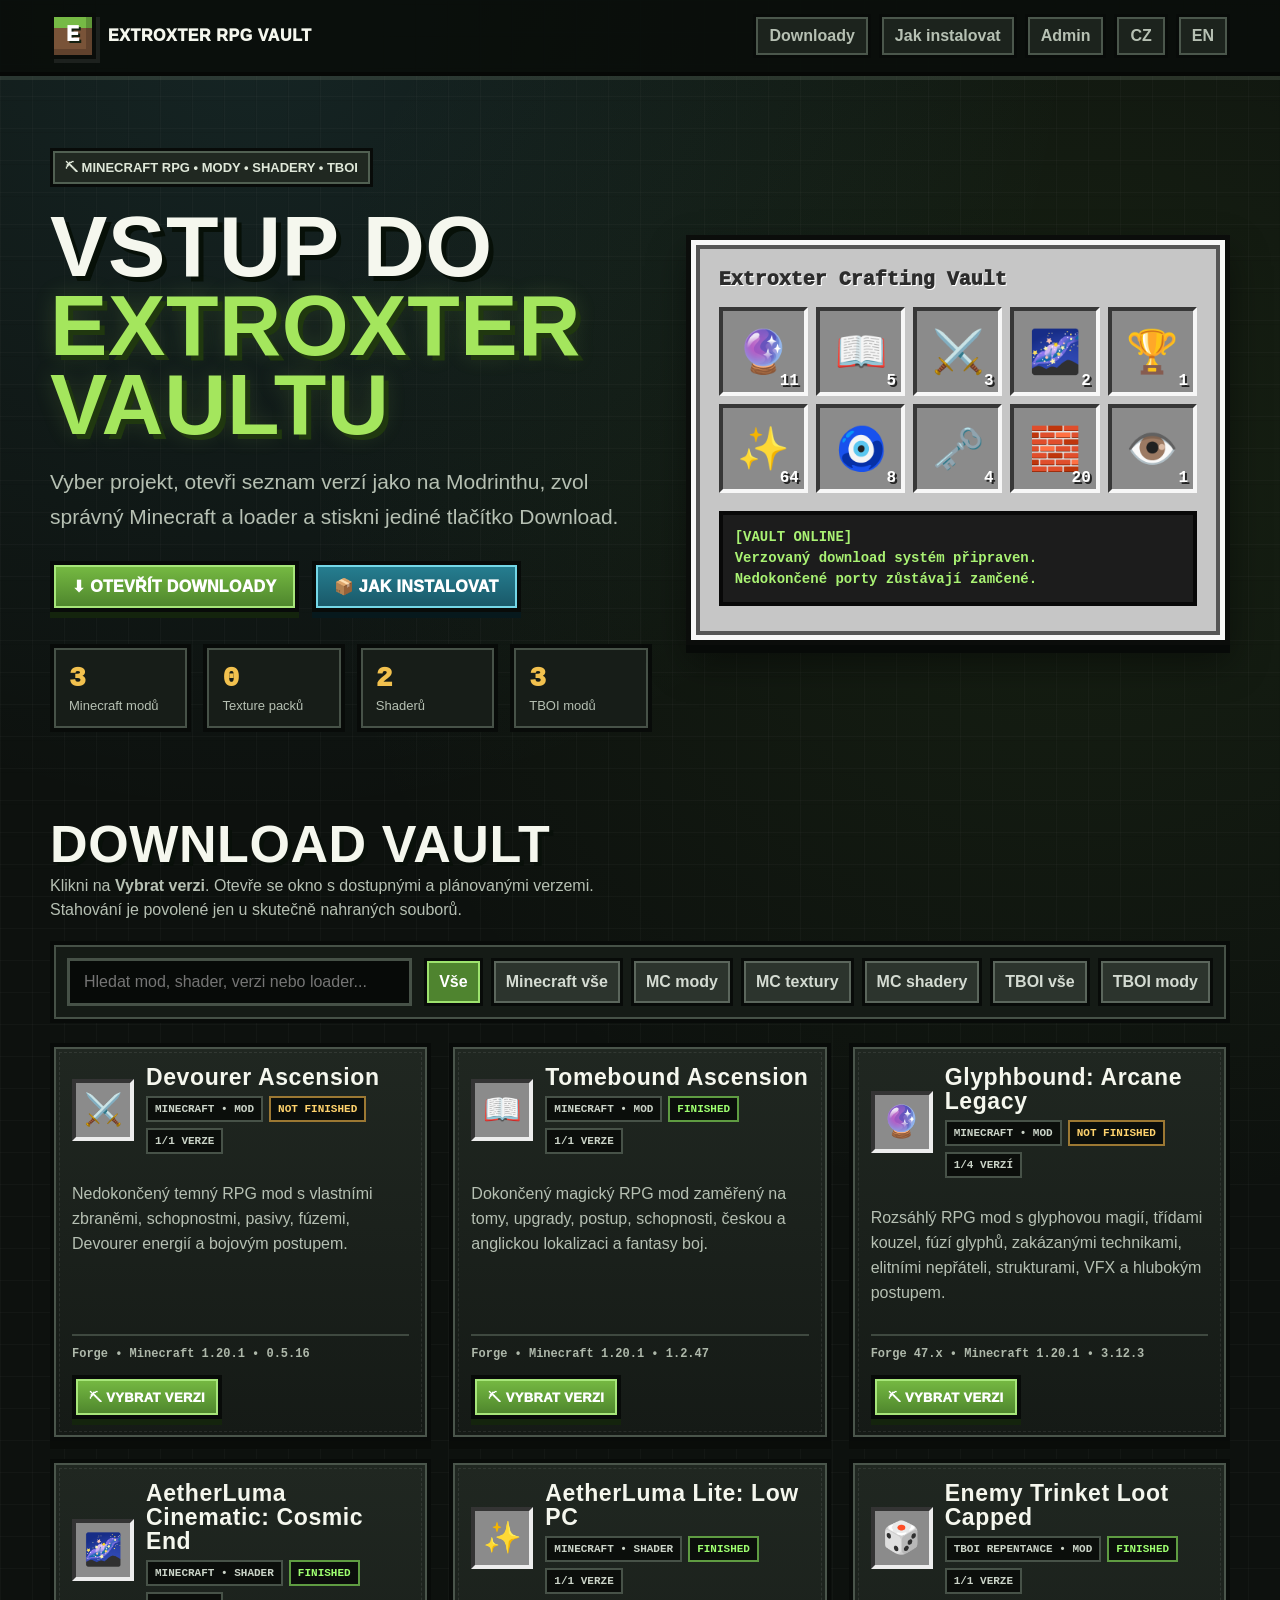
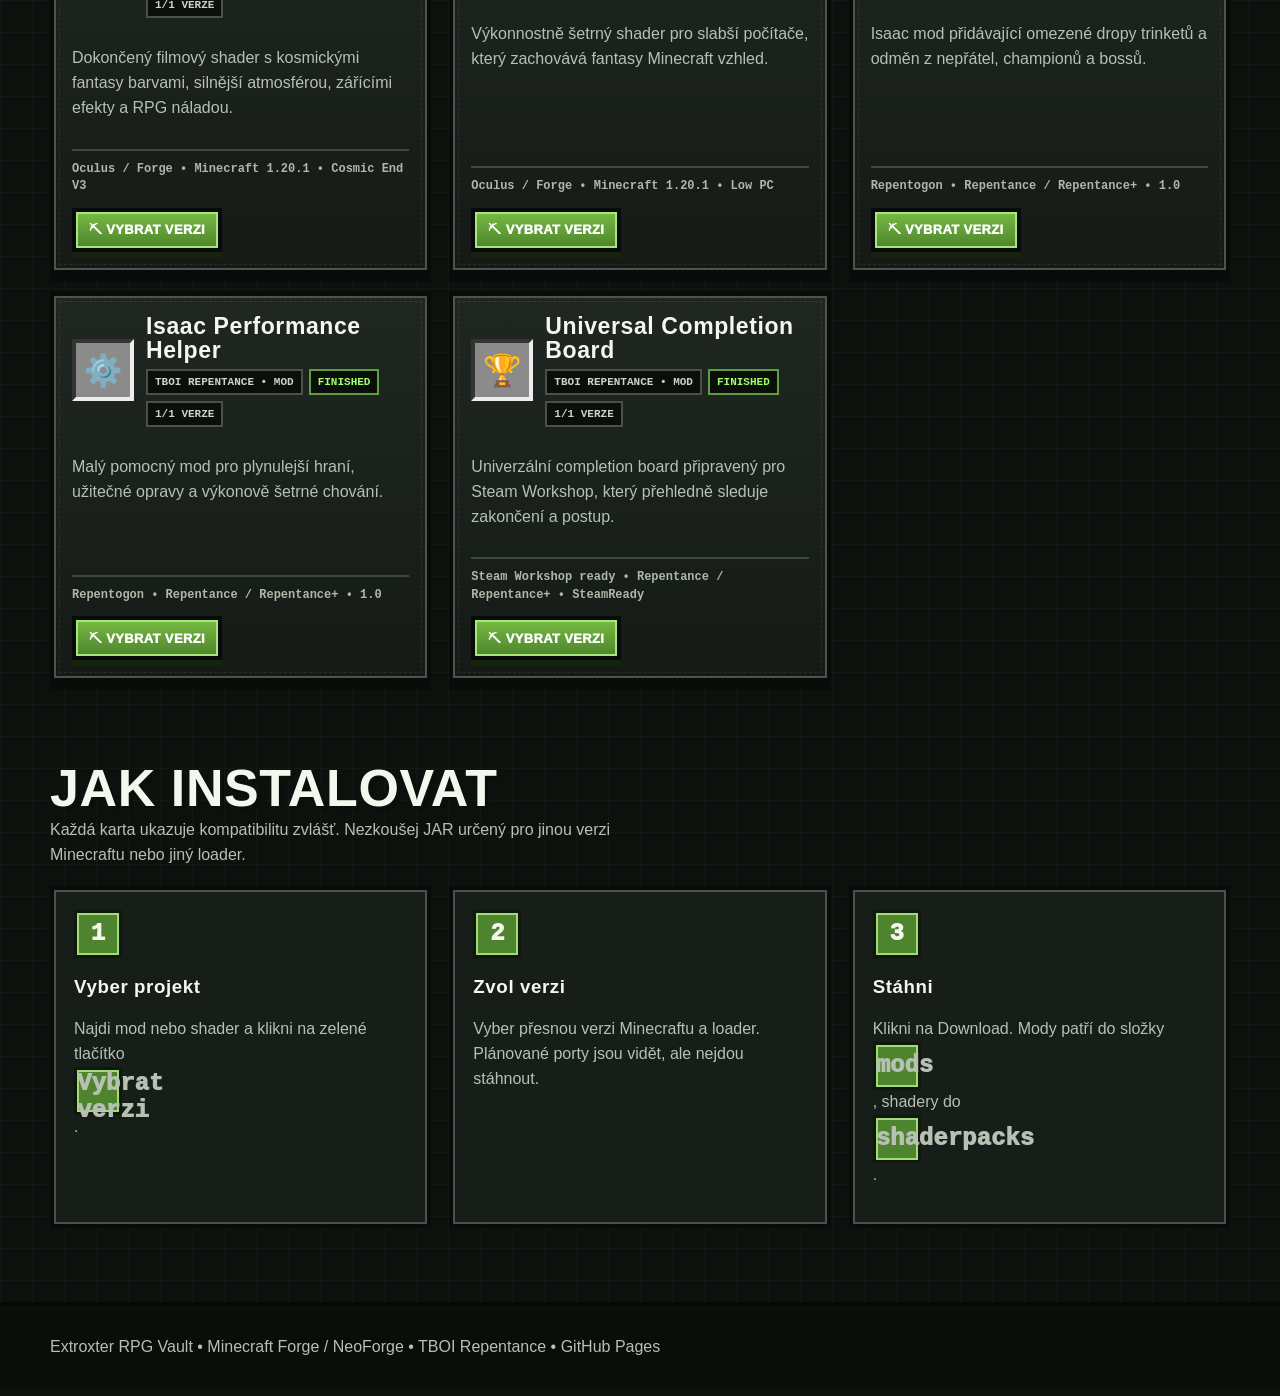
<file: index.html>
<!doctype html>
<html lang="cs">
<head>
  <meta charset="utf-8" />
  <meta name="viewport" content="width=device-width, initial-scale=1" />
  <title>Extroxter RPG Vault</title>
  <meta name="description" content="Minecraft RPG mody, shadery a The Binding of Isaac projekty od Extroxter CZ." />
  <meta name="theme-color" content="#4f842f" />
  <link rel="stylesheet" href="assets/minecraft-vault.css" />
</head>
<body>
  <header class="topbar">
    <div class="wrap nav">
      <a class="brand" href="#top"><span class="logo-cube" aria-hidden="true"></span><span>Extroxter RPG Vault</span></a>
      <nav class="navlinks" aria-label="Hlavní navigace">
        <a href="#downloads">Downloady</a>
        <a href="#how">Jak instalovat</a>
        <a href="admin.html">Admin</a>
        <a href="index.html" aria-current="page">CZ</a>
        <a href="en.html">EN</a>
      </nav>
    </div>
  </header>

  <main id="top">
    <section class="hero wrap">
      <div class="hero-grid">
        <div>
          <span class="eyebrow">⛏ Minecraft RPG • Mody • Shadery • TBOI</span>
          <h1>Vstup do <span class="block-gradient">Extroxter Vaultu</span></h1>
          <p class="lead">Vyber projekt, otevři seznam verzí jako na Modrinthu, zvol správný Minecraft a loader a stiskni jediné tlačítko Download.</p>
          <div class="actions">
            <a class="mc-button primary" href="#downloads">⬇ Otevřít downloady</a>
            <a class="mc-button secondary" href="#how">📦 Jak instalovat</a>
          </div>
          <div class="stats" aria-label="Počty projektů">
            <div class="stat"><b id="countMods">0</b><span>Minecraft modů</span></div>
            <div class="stat"><b id="countTextures">0</b><span>Texture packů</span></div>
            <div class="stat"><b id="countShaders">0</b><span>Shaderů</span></div>
            <div class="stat"><b id="countTboi">0</b><span>TBOI modů</span></div>
          </div>
        </div>

        <div class="crafting-window" aria-label="Minecraft inventář projektů">
          <div class="crafting-title">Extroxter Crafting Vault</div>
          <div class="inventory-grid">
            <div class="slot" data-count="11">🔮</div>
            <div class="slot" data-count="5">📖</div>
            <div class="slot" data-count="3">⚔️</div>
            <div class="slot" data-count="2">🌌</div>
            <div class="slot" data-count="1">🏆</div>
            <div class="slot" data-count="64">✨</div>
            <div class="slot" data-count="8">🧿</div>
            <div class="slot" data-count="4">🗝️</div>
            <div class="slot" data-count="20">🧱</div>
            <div class="slot" data-count="1">👁️</div>
          </div>
          <div class="preview-status">[VAULT ONLINE]<br>Verzovaný download systém připraven.<br>Nedokončené porty zůstávají zamčené.</div>
        </div>
      </div>
    </section>

    <section id="downloads" class="wrap">
      <div class="section-title">
        <div>
          <h2>Download Vault</h2>
          <p>Klikni na <b>Vybrat verzi</b>. Otevře se okno s dostupnými a plánovanými verzemi. Stahování je povolené jen u skutečně nahraných souborů.</p>
        </div>
      </div>
      <div class="toolbar">
        <input id="search" class="search" type="search" autocomplete="off" placeholder="Hledat mod, shader, verzi nebo loader..." aria-label="Hledat projekty" />
        <div class="tabs" id="tabs" aria-label="Filtry"></div>
      </div>
      <div id="cards" class="grid" aria-live="polite"></div>
    </section>

    <section id="how" class="wrap">
      <div class="section-title">
        <div>
          <h2>Jak instalovat</h2>
          <p>Každá karta ukazuje kompatibilitu zvlášť. Nezkoušej JAR určený pro jinou verzi Minecraftu nebo jiný loader.</p>
        </div>
      </div>
      <div class="guide">
        <div class="step"><b>1</b><h3>Vyber projekt</h3><p>Najdi mod nebo shader a klikni na zelené tlačítko <b>Vybrat verzi</b>.</p></div>
        <div class="step"><b>2</b><h3>Zvol verzi</h3><p>Vyber přesnou verzi Minecraftu a loader. Plánované porty jsou vidět, ale nejdou stáhnout.</p></div>
        <div class="step"><b>3</b><h3>Stáhni</h3><p>Klikni na Download. Mody patří do složky <b>mods</b>, shadery do <b>shaderpacks</b>.</p></div>
      </div>
    </section>
  </main>

  <footer>
    <div class="wrap">Extroxter RPG Vault • Minecraft Forge / NeoForge • TBOI Repentance • GitHub Pages</div>
  </footer>

  <div id="versionModal" class="modal-backdrop" role="dialog" aria-modal="true" aria-hidden="true" aria-labelledby="modalTitle">
    <div class="version-modal">
      <div class="modal-top">
        <div><h3 id="modalTitle">Vyber verzi</h3><p id="modalSubtitle"></p></div>
        <button id="closeModal" class="modal-close" type="button" aria-label="Zavřít">×</button>
      </div>
      <div id="versionList" class="version-list" role="radiogroup"></div>
      <div class="modal-actions">
        <button id="cancelModal" class="mc-button" type="button">Zavřít</button>
        <button id="downloadSelected" class="mc-button primary" type="button" disabled>Stáhnout</button>
      </div>
    </div>
  </div>

  <script src="assets/vault.js" defer></script>
</body>
</html>
</file>
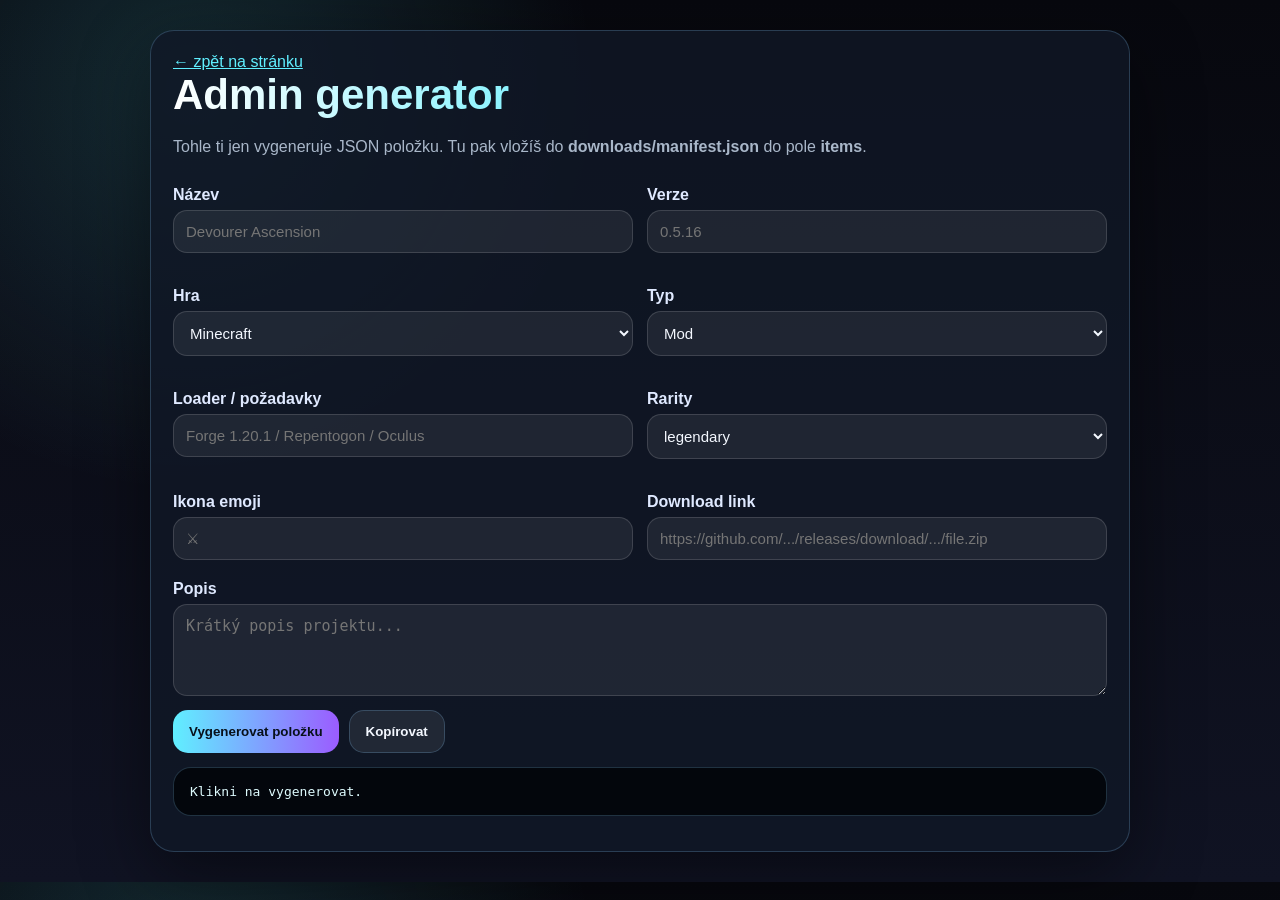
<file: admin.html>
<!doctype html>
<html lang="cs">
<head>
<meta charset="utf-8" />
<meta name="viewport" content="width=device-width, initial-scale=1" />
<title>Extroxter Vault Admin Generator</title>
<style>
:root{--bg:#07080e;--panel:#111827;--line:rgba(135,205,255,.22);--text:#f4f8ff;--muted:#a9b7c9;--cyan:#60efff;--gold:#ffd166;--purple:#9b5cff}*{box-sizing:border-box}body{margin:0;background:radial-gradient(circle at 15% 10%,rgba(96,239,255,.15),transparent 30%),linear-gradient(180deg,#07080e,#101323);font-family:Segoe UI,Arial,sans-serif;color:var(--text)}.wrap{width:min(980px,calc(100% - 30px));margin:0 auto;padding:30px 0}.panel{background:rgba(17,24,39,.82);border:1px solid var(--line);border-radius:24px;padding:22px;box-shadow:0 22px 70px rgba(0,0,0,.45)}h1{font-size:42px;margin:0 0 10px;background:linear-gradient(90deg,#fff,var(--cyan),var(--gold));-webkit-background-clip:text;color:transparent}.lead{color:var(--muted);line-height:1.55}.grid{display:grid;grid-template-columns:1fr 1fr;gap:14px}.field{display:flex;flex-direction:column;gap:6px;margin:10px 0}.field label{font-weight:800;color:#dfe9ff}.field input,.field textarea,.field select{background:rgba(255,255,255,.07);border:1px solid rgba(255,255,255,.14);border-radius:14px;color:var(--text);padding:12px;font-size:15px}.field textarea{min-height:92px}.btn{border:0;border-radius:15px;padding:13px 16px;font-weight:900;background:linear-gradient(90deg,var(--cyan),var(--purple));color:#07101a;cursor:pointer}.ghost{background:rgba(255,255,255,.08);color:var(--text);border:1px solid var(--line)}pre{white-space:pre-wrap;word-break:break-word;background:#03060c;border:1px solid var(--line);border-radius:18px;padding:16px;color:#dffcff}.actions{display:flex;gap:10px;flex-wrap:wrap;margin:14px 0}@media(max-width:760px){.grid{grid-template-columns:1fr}}</style>
</head>
<body>
<div class="wrap">
  <div class="panel">
    <a href="index.html" style="color:var(--cyan)">← zpět na stránku</a>
    <h1>Admin generator</h1>
    <p class="lead">Tohle ti jen vygeneruje JSON položku. Tu pak vložíš do <b>downloads/manifest.json</b> do pole <b>items</b>.</p>
    <div class="grid">
      <div class="field"><label>Název</label><input id="name" placeholder="Devourer Ascension" /></div>
      <div class="field"><label>Verze</label><input id="version" placeholder="0.5.16" /></div>
      <div class="field"><label>Hra</label><select id="game"><option value="minecraft">Minecraft</option><option value="tboi">The Binding of Isaac: Repentance</option></select></div>
      <div class="field"><label>Typ</label><select id="type"><option value="mod">Mod</option><option value="texture">Texture Pack</option><option value="shader">Shader</option></select></div>
      <div class="field"><label>Loader / požadavky</label><input id="loader" placeholder="Forge 1.20.1 / Repentogon / Oculus" /></div>
      <div class="field"><label>Rarity</label><select id="rarity"><option>legendary</option><option>epic</option><option>rare</option><option>common</option></select></div>
      <div class="field"><label>Ikona emoji</label><input id="icon" placeholder="⚔" /></div>
      <div class="field"><label>Download link</label><input id="file" placeholder="https://github.com/.../releases/download/.../file.zip" /></div>
    </div>
    <div class="field"><label>Popis</label><textarea id="description" placeholder="Krátký popis projektu..."></textarea></div>
    <div class="actions"><button class="btn" onclick="generate()">Vygenerovat položku</button><button class="btn ghost" onclick="copyOut()">Kopírovat</button></div>
    <pre id="out">Klikni na vygenerovat.</pre>
  </div>
</div>
<script>
function val(id){return document.getElementById(id).value.trim()}
function generate(){
 const item={name:val('name')||'Unnamed Project',game:val('game'),type:val('type'),version:val('version')||'1.0',rarity:val('rarity')||'common',icon:val('icon')||'📦',loader:val('loader'),description:val('description'),file:val('file')||'#'};
 document.getElementById('out').textContent=JSON.stringify(item,null,2)+',';
}
function copyOut(){navigator.clipboard.writeText(document.getElementById('out').textContent)}
</script>
</body>
</html>
</file>
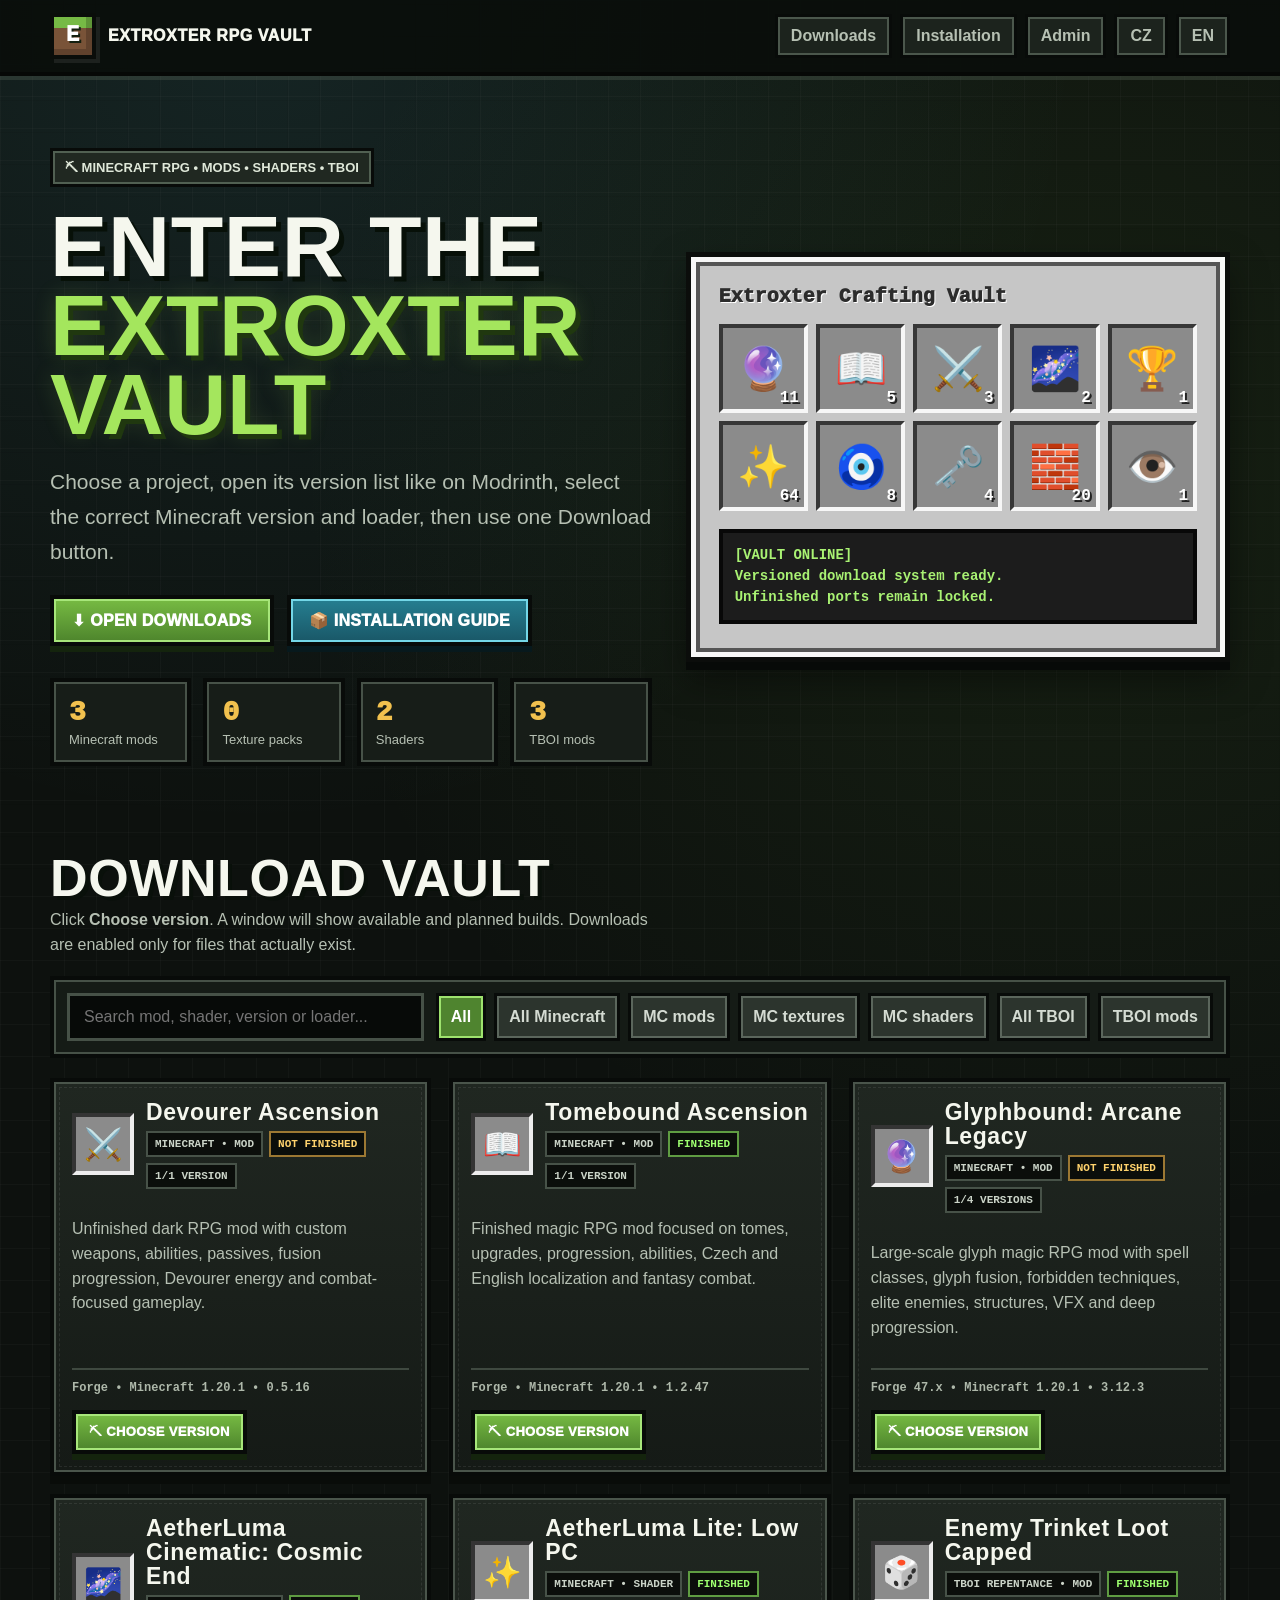
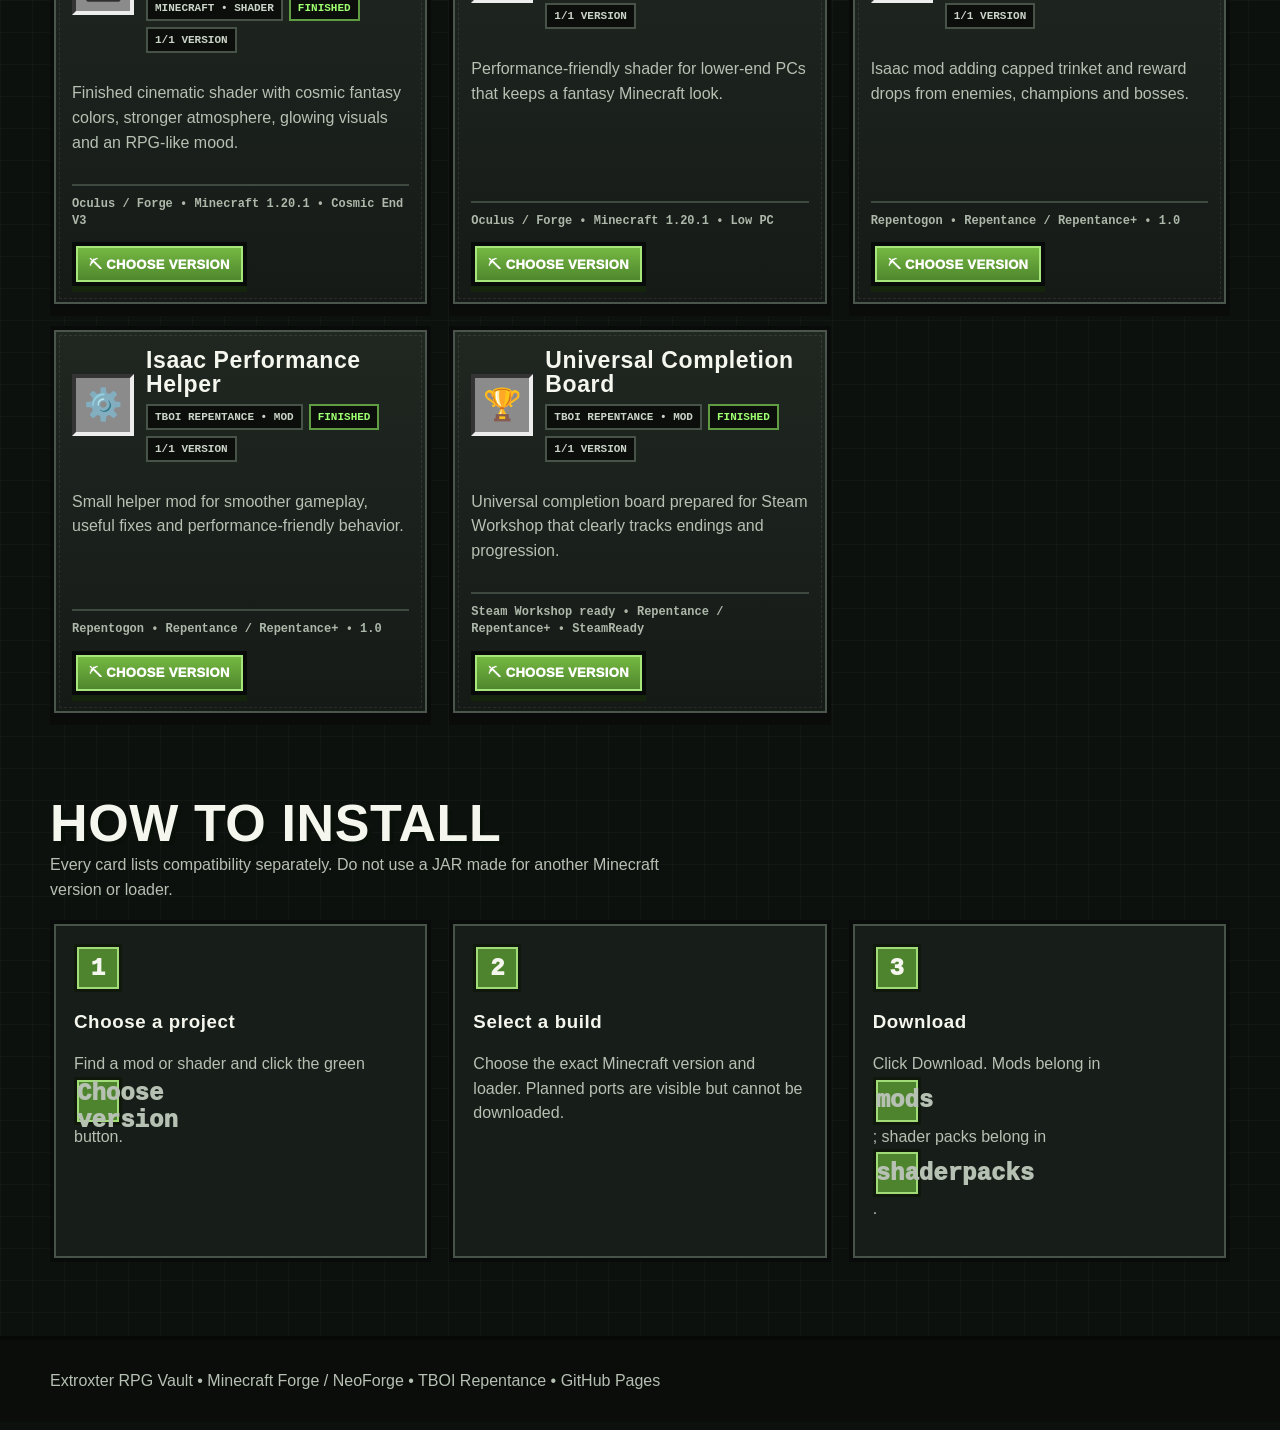
<file: en.html>
<!doctype html>
<html lang="en">
<head>
  <meta charset="utf-8" />
  <meta name="viewport" content="width=device-width, initial-scale=1" />
  <title>Extroxter RPG Vault</title>
  <meta name="description" content="Minecraft RPG mods, shaders and The Binding of Isaac projects by Extroxter CZ." />
  <meta name="theme-color" content="#4f842f" />
  <link rel="stylesheet" href="assets/minecraft-vault.css" />
</head>
<body>
  <header class="topbar">
    <div class="wrap nav">
      <a class="brand" href="#top"><span class="logo-cube" aria-hidden="true"></span><span>Extroxter RPG Vault</span></a>
      <nav class="navlinks" aria-label="Main navigation">
        <a href="#downloads">Downloads</a>
        <a href="#how">Installation</a>
        <a href="admin.html">Admin</a>
        <a href="index.html">CZ</a>
        <a href="en.html" aria-current="page">EN</a>
      </nav>
    </div>
  </header>

  <main id="top">
    <section class="hero wrap">
      <div class="hero-grid">
        <div>
          <span class="eyebrow">⛏ Minecraft RPG • Mods • Shaders • TBOI</span>
          <h1>Enter the <span class="block-gradient">Extroxter Vault</span></h1>
          <p class="lead">Choose a project, open its version list like on Modrinth, select the correct Minecraft version and loader, then use one Download button.</p>
          <div class="actions">
            <a class="mc-button primary" href="#downloads">⬇ Open downloads</a>
            <a class="mc-button secondary" href="#how">📦 Installation guide</a>
          </div>
          <div class="stats" aria-label="Project counts">
            <div class="stat"><b id="countMods">0</b><span>Minecraft mods</span></div>
            <div class="stat"><b id="countTextures">0</b><span>Texture packs</span></div>
            <div class="stat"><b id="countShaders">0</b><span>Shaders</span></div>
            <div class="stat"><b id="countTboi">0</b><span>TBOI mods</span></div>
          </div>
        </div>

        <div class="crafting-window" aria-label="Minecraft project inventory">
          <div class="crafting-title">Extroxter Crafting Vault</div>
          <div class="inventory-grid">
            <div class="slot" data-count="11">🔮</div>
            <div class="slot" data-count="5">📖</div>
            <div class="slot" data-count="3">⚔️</div>
            <div class="slot" data-count="2">🌌</div>
            <div class="slot" data-count="1">🏆</div>
            <div class="slot" data-count="64">✨</div>
            <div class="slot" data-count="8">🧿</div>
            <div class="slot" data-count="4">🗝️</div>
            <div class="slot" data-count="20">🧱</div>
            <div class="slot" data-count="1">👁️</div>
          </div>
          <div class="preview-status">[VAULT ONLINE]<br>Versioned download system ready.<br>Unfinished ports remain locked.</div>
        </div>
      </div>
    </section>

    <section id="downloads" class="wrap">
      <div class="section-title">
        <div>
          <h2>Download Vault</h2>
          <p>Click <b>Choose version</b>. A window will show available and planned builds. Downloads are enabled only for files that actually exist.</p>
        </div>
      </div>
      <div class="toolbar">
        <input id="search" class="search" type="search" autocomplete="off" placeholder="Search mod, shader, version or loader..." aria-label="Search projects" />
        <div class="tabs" id="tabs" aria-label="Filters"></div>
      </div>
      <div id="cards" class="grid" aria-live="polite"></div>
    </section>

    <section id="how" class="wrap">
      <div class="section-title">
        <div>
          <h2>How to install</h2>
          <p>Every card lists compatibility separately. Do not use a JAR made for another Minecraft version or loader.</p>
        </div>
      </div>
      <div class="guide">
        <div class="step"><b>1</b><h3>Choose a project</h3><p>Find a mod or shader and click the green <b>Choose version</b> button.</p></div>
        <div class="step"><b>2</b><h3>Select a build</h3><p>Choose the exact Minecraft version and loader. Planned ports are visible but cannot be downloaded.</p></div>
        <div class="step"><b>3</b><h3>Download</h3><p>Click Download. Mods belong in <b>mods</b>; shader packs belong in <b>shaderpacks</b>.</p></div>
      </div>
    </section>
  </main>

  <footer>
    <div class="wrap">Extroxter RPG Vault • Minecraft Forge / NeoForge • TBOI Repentance • GitHub Pages</div>
  </footer>

  <div id="versionModal" class="modal-backdrop" role="dialog" aria-modal="true" aria-hidden="true" aria-labelledby="modalTitle">
    <div class="version-modal">
      <div class="modal-top">
        <div><h3 id="modalTitle">Choose version</h3><p id="modalSubtitle"></p></div>
        <button id="closeModal" class="modal-close" type="button" aria-label="Close">×</button>
      </div>
      <div id="versionList" class="version-list" role="radiogroup"></div>
      <div class="modal-actions">
        <button id="cancelModal" class="mc-button" type="button">Close</button>
        <button id="downloadSelected" class="mc-button primary" type="button" disabled>Download</button>
      </div>
    </div>
  </div>

  <script src="assets/vault.js" defer></script>
</body>
</html>
</file>
<file: assets/minecraft-vault.css>
:root{
  --stone:#1b211c;
  --stone-2:#252d26;
  --deep:#0d110e;
  --panel:#151b16;
  --panel-2:#202821;
  --edge:#080b09;
  --line:#526052;
  --grass:#6dad3d;
  --grass-dark:#3d7024;
  --emerald:#55d98c;
  --diamond:#62d9ee;
  --gold:#f2c14e;
  --red:#df5b4f;
  --text:#f5f7ee;
  --muted:#b6c0b3;
  --shadow:0 8px 0 #070a08,0 18px 36px rgba(0,0,0,.42);
}

*{box-sizing:border-box}
html{scroll-behavior:smooth}
body{
  margin:0;
  min-height:100vh;
  color:var(--text);
  font-family:"Trebuchet MS","Segoe UI",Arial,sans-serif;
  background:
    linear-gradient(rgba(255,255,255,.025) 1px,transparent 1px),
    linear-gradient(90deg,rgba(255,255,255,.025) 1px,transparent 1px),
    radial-gradient(circle at 20% 0%,rgba(98,217,238,.10),transparent 26%),
    radial-gradient(circle at 84% 15%,rgba(109,173,61,.10),transparent 28%),
    #0d110e;
  background-size:32px 32px,32px 32px,auto,auto;
  overflow-x:hidden;
}
body::before{
  content:"";
  position:fixed;
  inset:0;
  z-index:-1;
  pointer-events:none;
  opacity:.28;
  background:
    repeating-linear-gradient(0deg,transparent 0 31px,rgba(0,0,0,.16) 31px 32px),
    repeating-linear-gradient(90deg,transparent 0 31px,rgba(0,0,0,.12) 31px 32px);
}
a{color:inherit;text-decoration:none}
button,input{font:inherit}
button{color:inherit}
.wrap{width:min(1180px,calc(100% - 32px));margin-inline:auto}

.topbar{
  position:sticky;top:0;z-index:40;
  background:rgba(10,14,11,.94);
  border-bottom:4px solid #060806;
  box-shadow:0 4px 0 rgba(82,96,82,.38);
}
.nav{min-height:72px;display:flex;align-items:center;justify-content:space-between;gap:18px;padding:10px 0}
.brand{display:flex;align-items:center;gap:12px;font-weight:1000;letter-spacing:.6px;text-transform:uppercase}
.logo-cube{
  width:46px;height:46px;position:relative;display:grid;place-items:center;
  background:linear-gradient(#76ba45 0 30%,#795338 30% 100%);
  border:4px solid #0a0d0a;box-shadow:inset -6px -6px 0 rgba(0,0,0,.2),4px 4px 0 rgba(255,255,255,.08);
}
.logo-cube::after{content:"E";font:1000 22px/1 monospace;color:white;text-shadow:2px 2px #152010}
.navlinks{display:flex;align-items:center;justify-content:flex-end;gap:8px;flex-wrap:wrap}
.navlinks a{
  padding:10px 13px;background:#1c231d;border:3px solid #080b09;
  box-shadow:inset 0 0 0 2px #4b574c;color:var(--muted);font-weight:900;
}
.navlinks a:hover{color:white;background:#283229;box-shadow:inset 0 0 0 2px var(--grass)}

.hero{padding:72px 0 44px}
.hero-grid{display:grid;grid-template-columns:1.05fr .95fr;gap:34px;align-items:center}
.eyebrow{display:inline-flex;align-items:center;gap:9px;padding:9px 12px;background:#202821;border:3px solid #080b09;box-shadow:inset 0 0 0 2px #516052;color:#dfe8d9;font-weight:900;text-transform:uppercase;font-size:13px}
h1,h2,h3{font-family:Impact,"Arial Black",sans-serif;letter-spacing:.6px}
h1{font-size:clamp(46px,7vw,86px);line-height:.92;margin:20px 0 18px;text-transform:uppercase;text-shadow:5px 5px 0 #071008}
.block-gradient{color:#a4e65d;text-shadow:5px 5px 0 #20380f,0 0 22px rgba(164,230,93,.18)}
.lead{max-width:720px;color:var(--muted);font-size:clamp(17px,2vw,21px);line-height:1.65}
.actions{display:flex;gap:13px;flex-wrap:wrap;margin-top:26px}
.mc-button{
  display:inline-flex;align-items:center;justify-content:center;gap:9px;min-height:48px;padding:12px 18px;
  border:4px solid #080b09;background:#39423a;box-shadow:inset 0 0 0 2px #788179,0 6px 0 #080b09;
  color:white;font-weight:1000;cursor:pointer;text-transform:uppercase;letter-spacing:.35px;
}
.mc-button:hover{transform:translateY(-2px);box-shadow:inset 0 0 0 2px #a9b4aa,0 8px 0 #080b09}
.mc-button:active{transform:translateY(4px);box-shadow:inset 0 0 0 2px #a9b4aa,0 2px 0 #080b09}
.mc-button.primary{background:linear-gradient(#77bb43,#4d842c);box-shadow:inset 0 0 0 2px #a7e67a,0 6px 0 #14240d}
.mc-button.primary:hover{box-shadow:inset 0 0 0 2px #d3ffad,0 8px 0 #14240d}
.mc-button.secondary{background:linear-gradient(#267f91,#195767);box-shadow:inset 0 0 0 2px #74d7e7,0 6px 0 #07191d}
.mc-button[disabled]{filter:grayscale(1);opacity:.55;cursor:not-allowed;transform:none!important}

.crafting-window{
  position:relative;min-height:410px;padding:28px;background:#c6c6c6;color:#2c2c2c;
  border:5px solid #0b0d0b;box-shadow:inset 0 0 0 5px #f7f7f7,inset 0 0 0 9px #555,var(--shadow);
}
.crafting-title{font:1000 20px monospace;margin-bottom:16px;text-shadow:1px 1px #fff}
.inventory-grid{display:grid;grid-template-columns:repeat(5,1fr);gap:8px}
.slot{
  aspect-ratio:1;background:#8b8b8b;border:4px solid;border-color:#373737 #f7f7f7 #f7f7f7 #373737;
  display:grid;place-items:center;font-size:clamp(25px,4vw,42px);position:relative;
}
.slot::after{content:attr(data-count);position:absolute;right:5px;bottom:2px;color:white;font:900 16px monospace;text-shadow:2px 2px #222}
.preview-status{margin-top:18px;padding:12px;background:#1c1c1c;color:#a9f273;border:4px solid #080808;font:800 14px/1.5 monospace}

.stats{display:grid;grid-template-columns:repeat(4,1fr);gap:12px;margin-top:32px}
.stat{padding:15px;background:#171d18;border:4px solid #080b09;box-shadow:inset 0 0 0 2px #475248}
.stat b{font:1000 28px monospace;color:var(--gold)}
.stat span{display:block;margin-top:4px;color:var(--muted);font-size:13px}

section{padding:38px 0}
.section-title{display:flex;align-items:end;justify-content:space-between;gap:18px;margin-bottom:18px}
h2{margin:0;font-size:clamp(31px,5vw,52px);text-transform:uppercase;text-shadow:4px 4px #09100a}
.section-title p{margin:0;max-width:610px;line-height:1.55;color:var(--muted)}
.toolbar{display:grid;grid-template-columns:1fr auto;gap:12px;padding:13px;background:#151b16;border:4px solid #080b09;box-shadow:inset 0 0 0 2px #465147;margin-bottom:20px}
.search{width:100%;min-height:48px;padding:12px 14px;color:white;background:#070a08;border:3px solid #465147;outline:none}
.search:focus{border-color:var(--grass)}
.tabs{display:flex;gap:8px;flex-wrap:wrap;justify-content:flex-end}
.tab{padding:10px 12px;background:#2c342d;border:3px solid #080b09;box-shadow:inset 0 0 0 2px #5b665c;cursor:pointer;font-weight:900;color:#d4dbd2}
.tab.active{background:#4f842f;box-shadow:inset 0 0 0 2px #9ee36e;color:white}

.grid{display:grid;grid-template-columns:repeat(3,1fr);gap:18px}
.card{
  position:relative;display:flex;flex-direction:column;gap:12px;min-height:300px;padding:18px;
  background:linear-gradient(180deg,#202721,#151a16);border:4px solid #080b09;box-shadow:inset 0 0 0 2px #4a554b,0 8px 0 #090c09;
}
.card:hover{transform:translateY(-3px);box-shadow:inset 0 0 0 2px #718071,0 11px 0 #090c09}
.card::after{content:"";position:absolute;inset:5px;pointer-events:none;border:1px dashed rgba(255,255,255,.08)}
.card>*{position:relative;z-index:1}
.card-head{display:flex;align-items:center;gap:12px}
.icon{width:62px;height:62px;flex:0 0 62px;display:grid;place-items:center;font-size:31px;background:#8b8b8b;border:4px solid;border-color:#343434 #ededed #ededed #343434}
.card h3{margin:0;font-size:23px;line-height:1.05}
.meta{display:flex;flex-wrap:wrap;gap:6px;margin-top:7px}
.badge{padding:5px 7px;background:#0b0e0b;border:2px solid #475248;color:#cbd4c8;font:800 11px monospace;text-transform:uppercase}
.status-finished{color:#9eff70;border-color:#5f9c42}.status-not-finished{color:#ffd36d;border-color:#9c7833}.status-planned{color:#8adff0;border-color:#397d8b}
.desc{color:var(--muted);line-height:1.55;flex:1}
.card-actions{display:flex;gap:10px;flex-wrap:wrap;margin-top:auto}
.card-actions .mc-button{min-height:44px;padding:10px 13px;font-size:13px}
.version-summary{font:800 12px/1.45 monospace;color:#aeb8aa;border-top:2px solid #3f4940;padding-top:10px}
.empty{grid-column:1/-1;padding:36px;text-align:center;color:var(--muted);background:#151b16;border:4px dashed #475248}

.guide{display:grid;grid-template-columns:repeat(3,1fr);gap:18px}
.step{padding:20px;background:#171d18;border:4px solid #080b09;box-shadow:inset 0 0 0 2px #475248}
.step b{display:grid;place-items:center;width:48px;height:48px;background:#4f842f;border:3px solid #10180c;box-shadow:inset 0 0 0 2px #a1dc78;font:1000 24px monospace}
.step p{color:var(--muted);line-height:1.55}
footer{margin-top:36px;padding:32px 0;color:var(--muted);border-top:4px solid #070907;background:#0a0d0a}

.modal-backdrop{position:fixed;inset:0;z-index:100;display:none;place-items:center;padding:18px;background:rgba(0,0,0,.78);backdrop-filter:blur(3px)}
.modal-backdrop.open{display:grid}
.version-modal{width:min(720px,100%);max-height:min(760px,92vh);overflow:auto;background:#c6c6c6;color:#252525;border:5px solid #080a08;box-shadow:inset 0 0 0 5px #f2f2f2,inset 0 0 0 9px #555,0 26px 90px rgba(0,0,0,.7);padding:25px}
.modal-top{display:flex;justify-content:space-between;align-items:flex-start;gap:18px;border-bottom:4px solid #797979;padding-bottom:14px;margin-bottom:16px}
.modal-top h3{font-size:30px;margin:0}.modal-top p{margin:5px 0 0;color:#555}
.modal-close{width:42px;height:42px;background:#9b3b32;border:4px solid #31100d;box-shadow:inset 0 0 0 2px #e08478;color:white;font:1000 22px monospace;cursor:pointer}
.version-list{display:grid;gap:10px}
.version-option{display:grid;grid-template-columns:auto 1fr auto;gap:12px;align-items:center;padding:13px;background:#949494;border:4px solid;border-color:#363636 #f2f2f2 #f2f2f2 #363636;cursor:pointer}
.version-option:hover{background:#a5a5a5}.version-option.selected{outline:4px solid #4f842f;outline-offset:-4px;background:#b2c99f}.version-option.unavailable{opacity:.58;cursor:not-allowed}
.version-radio{width:22px;height:22px;background:#555;border:4px solid #262626;box-shadow:inset 0 0 0 2px #c9c9c9}.version-option.selected .version-radio{background:#6ead3f;box-shadow:inset 0 0 0 3px #b8ef91}
.version-name{font-weight:1000}.version-detail{font:800 12px/1.45 monospace;color:#454545;margin-top:3px}.version-state{font:1000 11px monospace;padding:6px 8px;background:#222;color:white;border:2px solid #070707;text-transform:uppercase}
.modal-actions{display:flex;justify-content:flex-end;gap:12px;flex-wrap:wrap;margin-top:18px;padding-top:16px;border-top:4px solid #797979}
.modal-actions .mc-button{min-width:170px}

@media(max-width:920px){.hero-grid{grid-template-columns:1fr}.grid,.guide{grid-template-columns:1fr 1fr}.toolbar{grid-template-columns:1fr}.tabs{justify-content:flex-start}.crafting-window{min-height:350px}}
@media(max-width:620px){.wrap{width:min(100% - 20px,1180px)}.nav{align-items:flex-start;flex-direction:column}.navlinks{justify-content:flex-start}.hero{padding-top:44px}.grid,.guide,.stats{grid-template-columns:1fr}.inventory-grid{grid-template-columns:repeat(4,1fr)}.crafting-window{padding:20px}.section-title{display:block}.section-title p{margin-top:8px}.version-modal{padding:18px}.version-option{grid-template-columns:auto 1fr}.version-state{grid-column:2}}
</file>
